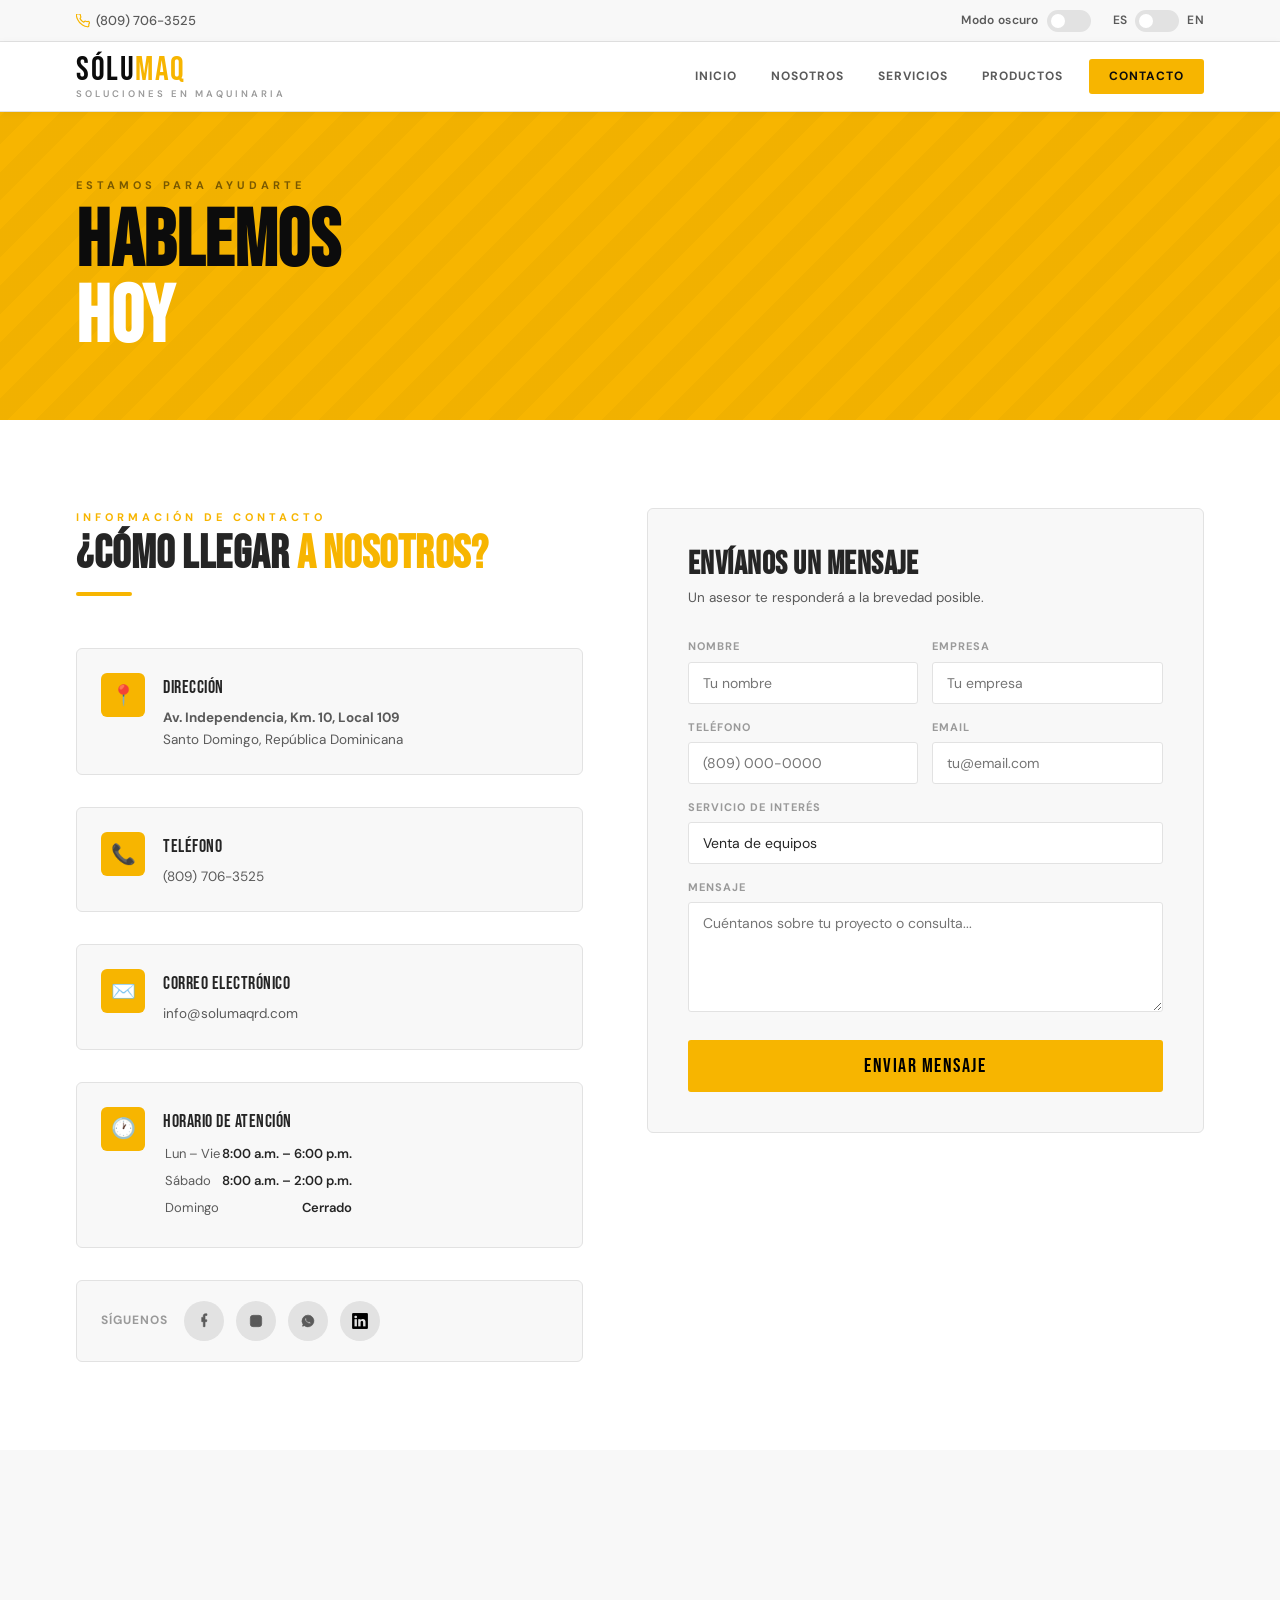
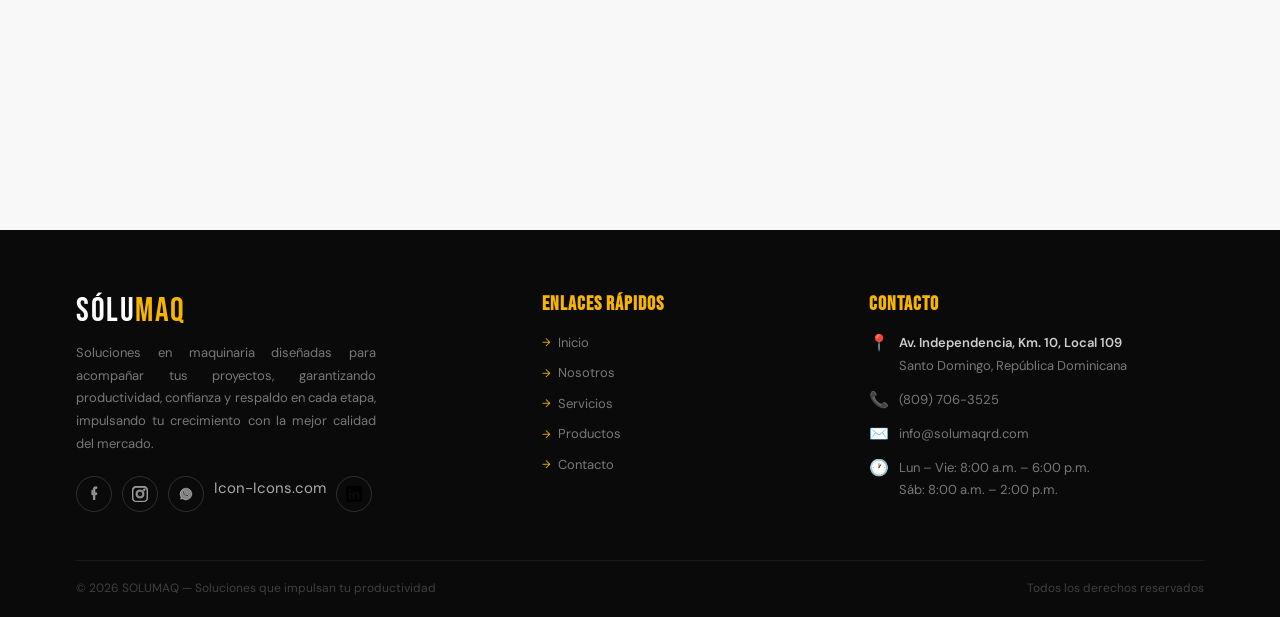
<file: contacto.html>
<!DOCTYPE html>
<html lang="es">
<head>
  <meta charset="UTF-8" />
  <meta name="viewport" content="width=device-width, initial-scale=1.0" />
  <title>Contacto — SOLUMAQ</title>
  <meta name="description" content="Contáctanos en SOLUMAQ. Estamos en Av. Independencia, Km. 10, Santo Domingo. Llámanos al (809) 706-3525 o escríbenos a info@solumaqrd.com." />
  <link rel="stylesheet" href="css/style.css" />
</head>
<body data-page="contacto">

<!-- TOP BAR -->
<div class="top-bar">
  <div class="container">
    <div class="topbar-phone">
      <svg viewBox="0 0 24 24" fill="none" stroke="currentColor" stroke-width="2" stroke-linecap="round" stroke-linejoin="round" style="width:14px;height:14px;stroke:var(--yellow)"><path d="M22 16.92v3a2 2 0 01-2.18 2 19.79 19.79 0 01-8.63-3.07A19.5 19.5 0 013.07 9.8 19.79 19.79 0 01.5 1.18 2 2 0 012.48 0h3a2 2 0 012 1.72 12.84 12.84 0 00.7 2.81 2 2 0 01-.45 2.11L6.91 7.91a16 16 0 006.18 6.18l1.27-1.27a2 2 0 012.11-.45 12.84 12.84 0 002.81.7A2 2 0 0122 16.92z"/></svg>
      <span>(809) 706-3525</span>
    </div>
    <div class="topbar-controls">
      <div class="toggle-group">
        <span data-i18n="tb-dark-label">Modo oscuro</span>
        <label class="switch"><input type="checkbox" id="darkToggle" /><span class="slider"></span></label>
      </div>
      <div class="toggle-group">
        <span data-i18n="tb-lang1">ES</span>
        <label class="switch"><input type="checkbox" id="langToggle" /><span class="slider"></span></label>
        <span data-i18n="tb-lang2">EN</span>
      </div>
    </div>
  </div>
</div>

<!-- HEADER -->
<header class="site-header">
  <div class="container">
    <a href="index.html" class="logo" aria-label="SOLUMAQ – Inicio">
      <div class="logo-mark"><span class="p1">SÓLU</span><span class="p2">MAQ</span></div>
      <div class="logo-sub" data-i18n="hdr-slogan">Soluciones en Maquinaria</div>
    </a>
    <nav class="main-nav">
      <a href="index.html"     class="nav-link" data-i18n="nav-inicio">Inicio</a>
      <a href="nosotros.html"  class="nav-link" data-i18n="nav-nosotros">Nosotros</a>
      <a href="servicios.html" class="nav-link" data-i18n="nav-servicios">Servicios</a>
      <a href="productos.html" class="nav-link" data-i18n="nav-productos">Productos</a>
      <a href="contacto.html"  class="nav-cta nav-link active" data-i18n="nav-contacto">Contacto</a>
    </nav>
    <button class="hamburger" id="hamburger" aria-label="Menú" aria-expanded="false">
      <span></span><span></span><span></span>
    </button>
  </div>
  <nav class="mobile-nav" id="mobileNav">
    <a href="index.html"     class="nav-link" data-i18n="nav-inicio">Inicio</a>
    <a href="nosotros.html"  class="nav-link" data-i18n="nav-nosotros">Nosotros</a>
    <a href="servicios.html" class="nav-link" data-i18n="nav-servicios">Servicios</a>
    <a href="productos.html" class="nav-link" data-i18n="nav-productos">Productos</a>
    <a href="contacto.html"  class="nav-cta"  data-i18n="nav-contacto">Contacto</a>
  </nav>
</header>


<!-- HERO -->
<section class="page-hero">
  <div class="container page-hero-inner">
    <p class="page-hero-eyebrow" data-i18n="ct-eyebrow">Estamos para ayudarte</p>
    <h1 class="page-hero-title" data-i18n="ct-hero-title">HABLEMOS<br><span class="wh">HOY</span></h1>
  </div>
</section>


<!-- CONTACT SECTION -->
<section class="contact-section section-pad">
  <div class="container">
    <div class="contact-layout">

      <!-- INFO -->
      <div class="contact-info">

        <div>
          <p class="eyebrow" data-i18n="ct-info-eyebrow">Información de contacto</p>
          <h2 class="section-title" data-i18n="ct-info-title">¿Cómo llegar <span class="yl">a nosotros?</span></h2>
          <div class="title-bar"></div>
        </div>

        <div class="info-block">
          <div class="info-icon">📍</div>
          <div class="info-body">
            <div class="info-label" data-i18n="ct-addr-label">Dirección</div>
            <div class="info-value">
              <strong data-i18n="ft-addr">Av. Independencia, Km. 10, Local 109</strong><br>
              <span data-i18n="ft-city">Santo Domingo, República Dominicana</span>
            </div>
          </div>
        </div>

        <div class="info-block">
          <div class="info-icon">📞</div>
          <div class="info-body">
            <div class="info-label" data-i18n="ct-phone-label">Teléfono</div>
            <div class="info-value">
              <a href="tel:+18097063525">(809) 706-3525</a>
            </div>
          </div>
        </div>

        <div class="info-block">
          <div class="info-icon">✉️</div>
          <div class="info-body">
            <div class="info-label" data-i18n="ct-email-label">Correo electrónico</div>
            <div class="info-value">
              <a href="mailto:info@solumaqrd.com">info@solumaqrd.com</a>
            </div>
          </div>
        </div>

        <div class="info-block">
          <div class="info-icon">🕐</div>
          <div class="info-body">
            <div class="info-label" data-i18n="ct-hours-label">Horario de atención</div>
            <div class="info-value">
              <table class="hours-table">
                <tr>
                  <td data-i18n="ct-hrs-week-label">Lun – Vie</td>
                  <td data-i18n="ct-hrs-week">8:00 a.m. – 6:00 p.m.</td>
                </tr>
                <tr>
                  <td data-i18n="ct-hrs-sat-label">Sábado</td>
                  <td data-i18n="ct-hrs-sat">8:00 a.m. – 2:00 p.m.</td>
                </tr>
                <tr>
                  <td data-i18n="ct-hrs-sun-label">Domingo</td>
                  <td data-i18n="ct-hrs-sun">Cerrado</td>
                </tr>
              </table>
            </div>
          </div>
        </div>

        <div class="social-strip">
          <span class="social-strip-label" data-i18n="ct-social-label">Síguenos</span>
          <a href="#" class="soc-btn" aria-label="Facebook">
            <svg viewBox="0 0 24 24" aria-hidden="true"><path d="M13.5 20.5V13h2.4l.4-2.7H13.5V4.9c0-.8.2-1.3 1.4-1.3h1.5V1.2c-.3 0-1.1-.1-2.1-.1-2 0-3.4 1.2-3.4 3.5v2H8.6V13h2.4v7.5h2.5Z"/></svg>
          </a>
          <a href="#" class="soc-btn" aria-label="Instagram">
            <svg viewBox="0 0 24 24" aria-hidden="true"><rect x="3.5" y="3.5" width="17" height="17" rx="4"/><circle cx="12" cy="12" r="4.2"/><circle cx="17.7" cy="6.3" r="1.1"/></svg>
          </a>
          <a href="#" class="soc-btn" aria-label="WhatsApp">
            <svg viewBox="0 0 24 24" aria-hidden="true"><path d="M12 3.2A8.8 8.8 0 0 0 4.6 17l-.8 2.8 2.9-.8A8.8 8.8 0 1 0 12 3.2Zm4.9 11.8c-.1.3-.6.6-1 .8-.4.2-1 .3-3.2-.6-2.7-1-4.4-3.5-4.5-3.7-.1-.2-.8-1.1-.8-2.1 0-1 .4-1.5.7-1.7.1-.1.2-.2.3-.2h.2c.1 0 .2 0 .3.2l.7 1.3c.1.1.1.2 0 .3l-.4.7c-.1.1-.2.2-.1.3.2.4.7 1.1 1.3 1.8.8.8 1.5 1.2 2 1.4.1.1.2.1.3 0l.7-.4c.1-.1.2-.1.3 0l1.2.7c.1.1.1.2.1.3Z"/></svg>
          </a>
          <a href="#" class="soc-btn" aria-label="LinkedIn">
            <img src="img/ImgRedes/sociallinkedin_member_70.ico" alt="" loading="lazy" />
          </a>
        </div>

      </div>

      <!-- FORM -->
      <div class="contact-form-wrap">
        <h2 class="form-title" data-i18n="ct-form-title">Envíanos un mensaje</h2>
        <p class="form-subtitle" data-i18n="ct-form-subtitle">Un asesor te responderá a la brevedad posible.</p>

        <div class="form-row">
          <div class="form-group">
            <label class="form-label" data-i18n="ct-lbl-name">Nombre</label>
            <input class="form-input" type="text" id="ct-name"
                   data-i18n-placeholder="ct-ph-name" placeholder="Tu nombre" required />
          </div>
          <div class="form-group">
            <label class="form-label" data-i18n="ct-lbl-company">Empresa</label>
            <input class="form-input" type="text" id="ct-company"
                   data-i18n-placeholder="ct-ph-company" placeholder="Tu empresa" />
          </div>
        </div>

        <div class="form-row">
          <div class="form-group">
            <label class="form-label" data-i18n="ct-lbl-phone">Teléfono</label>
            <input class="form-input" type="tel" id="ct-phone"
                   data-i18n-placeholder="ct-ph-phone" placeholder="(809) 000-0000" required />
          </div>
          <div class="form-group">
            <label class="form-label" data-i18n="ct-lbl-email">Email</label>
            <input class="form-input" type="email" id="ct-email"
                   data-i18n-placeholder="ct-ph-email" placeholder="tu@email.com" required />
          </div>
        </div>

        <div class="form-group">
          <label class="form-label" data-i18n="ct-lbl-service">Servicio de interés</label>
          <select class="form-select" id="ct-service">
            <option data-i18n="ct-opt1">Venta de equipos</option>
            <option data-i18n="ct-opt2">Renta de equipos</option>
            <option data-i18n="ct-opt3">Asistencia técnica</option>
            <option data-i18n="ct-opt4">Repuestos y filtros</option>
            <option data-i18n="ct-opt5">Financiamiento</option>
            <option data-i18n="ct-opt6">Otra consulta</option>
          </select>
        </div>

        <div class="form-group">
          <label class="form-label" data-i18n="ct-lbl-msg">Mensaje</label>
          <textarea class="form-textarea" id="ct-msg"
                    data-i18n-placeholder="ct-ph-msg"
                    placeholder="Cuéntanos sobre tu proyecto o consulta..." required></textarea>
        </div>

        <button class="form-submit" id="ct-submit" data-i18n="ct-submit">Enviar mensaje</button>
      </div>

    </div>
  </div>
</section>


<!-- MAP -->
<div class="map-band">
  <iframe
    src="https://www.google.com/maps/embed?pb=!1m18!1m12!1m3!1d3784.1234567890!2d-69.9800000!3d18.4700000!2m3!1f0!2f0!3f0!3m2!1i1024!2i768!4f13.1!3m3!1m2!1s0x8ea5617c765efbb3%3A0x9c5e3462babc22a3!2sAv.%20Independencia%2C%20Santo%20Domingo!5e0!3m2!1ses!2sdo!4v1234567890"
    allowfullscreen=""
    loading="lazy"
    referrerpolicy="no-referrer-when-downgrade"
    title="Ubicación SOLUMAQ — Av. Independencia, Santo Domingo">
  </iframe>
</div>


<!-- FOOTER -->
<footer class="site-footer">
  <div class="container">
    <div class="footer-grid">
      <div class="footer-brand">
        <div class="logo-mark"><span class="p1">SÓLU</span><span class="p2">MAQ</span></div>
        <p class="footer-desc" data-i18n="ft-desc">Soluciones en maquinaria diseñadas para acompañar tus proyectos, garantizando productividad, confianza y respaldo en cada etapa.</p>
        <div class="footer-social">
          <a href="#" class="social-btn" aria-label="Facebook">
            <svg viewBox="0 0 24 24" 
                  aria-hidden="true"><path d="M13.5 20.5V13h2.4l.4-2.7H13.5V4.9c0-.8.2-1.3 1.4-1.3h1.5V1.2c-.3 0-1.1-.1-2.1-.1-2 0-3.4 1.2-3.4 3.5v2H8.6V13h2.4v7.5h2.5Z"/></svg>
          </a>

          <a href="#" class="social-btn" aria-label="Instagram">
            <svg class="icon" viewBox="0 0 24 24">
              <path d="M12 2.163c3.204 0 3.584.012 4.85.07 1.173.055 1.965.242 2.446.432.623.243 1.068.534 1.536 1 .468.467.758.913 1 1.536.19.38.358 1.172.432 2.446.058 1.267.07 1.647.07 4.85s-.012 3.584-.07 4.85c-.055 1.173-.242 1.965-.432 2.446-.243.623-.534 1.068-1 1.536-.467.468-.913.758-1.536 1-.38.19-1.172.358-2.446.432-1.267.058-1.647.07-4.85.07s-3.584-.012-4.85-.07c-1.173-.055-1.965-.242-2.446-.432-.623-.243-1.068-.534-1.536-1-.468-.467-.758-.913-1-1.536-.19-.38-.358-1.172-.432-2.446-.058-1.267-.07-1.647-.07-4.85s.012-3.584.07-4.85c.055-1.173.242-1.965.432-2.446.243-.623.534-1.068 1-1.536.467-.468.913-.758 1.536-1 .38-.19 1.172-.358 2.446-.432 1.267-.058 1.647-.07 4.85-.07m0-2.163c-3.259 0-3.667.014-4.947.072-1.276.058-2.148.241-2.91.535-.788.305-1.455.714-2.122 1.381-.668.667-1.077 1.334-1.381 2.122-.294.762-.477 1.634-.535 2.91C.022 8.333 0 8.741 0 12c0 3.259.014 3.667.072 4.947.058 1.276.241 2.148.535 2.91.305.788.714 1.455 1.381 2.122.667.668 1.334 1.077 2.122 1.381.762.294 1.634.477 2.91.535 1.28.058 1.688.072 4.947.072s3.667-.014 4.947-.072c1.276-.058 2.148-.241 2.91-.535.788-.305 1.455-.714 2.122-1.381.668-.667 1.077-1.334 1.381-2.122.294-.762.477-1.634.535-2.91.058-1.28.072-1.688.072-4.947s-.014-3.667-.072-4.947c-.058-1.276-.241-2.148-.535-2.91-.305-.788-.714-1.455-1.381-2.122-.667-.668-1.334-1.077-2.122-1.381-.762-.294-1.634-.477-2.91-.535-1.28-.058-1.688-.072-4.947-.072zm0 5.838A6.162 6.162 0 1 0 12 18.162 6.162 6.162 0 0 0 12 5.838zm0 10.162a4 4 0 1 1 0-8 4 4 0 0 1 0 8zm6.406-11.845a1.44 1.44 0 1 1 0 2.88 1.44 1.44 0 0 1 0-2.88z"/>
            </svg>
          </a>

          <a href="#" class="social-btn" aria-label="WhatsApp" href="https://icon-icons.com/es/authors/235-simpleicon">
            <svg viewBox="0 0 24 24" aria-hidden="true"><path d="M12 3.2A8.8 8.8 0 0 0 4.6 17l-.8 2.8 2.9-.8A8.8 8.8 0 1 0 12 3.2Zm4.9 11.8c-.1.3-.6.6-1 .8-.4.2-1 .3-3.2-.6-2.7-1-4.4-3.5-4.5-3.7-.1-.2-.8-1.1-.8-2.1 0-1 .4-1.5.7-1.7.1-.1.2-.2.3-.2h.2c.1 0 .2 0 .3.2l.7 1.3c.1.1.1.2 0 .3l-.4.7c-.1.1-.2.2-.1.3.2.4.7 1.1 1.3 1.8.8.8 1.5 1.2 2 1.4.1.1.2.1.3 0l.7-.4c.1-.1.2-.1.3 0l1.2.7c.1.1.1.2.1.3Z"/></svg>
          </a>
          
          <a href="https://icon-icons.com/es/authors/235-simpleicon">Icon-Icons.com</a>

          <a href="#" class="social-btn" aria-label="LinkedIn">
            <img src="img/ImgRedes/sociallinkedin_member_70.ico" alt="" loading="lazy" />
          </a>
        </div>
      </div>
      <div class="footer-col">
        <h4 data-i18n="ft-links-title">Enlaces Rápidos</h4>
        <ul class="footer-links">
          <li><a href="index.html"     data-i18n="ft-l1">Inicio</a></li>
          <li><a href="nosotros.html"  data-i18n="ft-l2">Nosotros</a></li>
          <li><a href="servicios.html" data-i18n="ft-l3">Servicios</a></li>
          <li><a href="productos.html" data-i18n="ft-l4">Productos</a></li>
          <li><a href="contacto.html"  data-i18n="ft-l5">Contacto</a></li>
        </ul>
      </div>
      <div class="footer-col">
        <h4 data-i18n="ft-contact-title">Contacto</h4>
        <div class="footer-contact-item"><span class="fi">📍</span><div><strong data-i18n="ft-addr">Av. Independencia, Km. 10, Local 109</strong><span data-i18n="ft-city">Santo Domingo, República Dominicana</span></div></div>
        <div class="footer-contact-item"><span class="fi">📞</span><a href="tel:+18097063525" style="color:inherit">(809) 706-3525</a></div>
        <div class="footer-contact-item"><span class="fi">✉️</span><a href="mailto:info@solumaqrd.com" style="color:inherit">info@solumaqrd.com</a></div>
        <div class="footer-contact-item"><span class="fi">🕐</span><div><span data-i18n="ft-hrs1">Lun – Vie: 8:00 a.m. – 6:00 p.m.</span><br><span data-i18n="ft-hrs2">Sáb: 8:00 a.m. – 2:00 p.m.</span></div></div>
      </div>
    </div>
    <div class="footer-bottom">
      <span>© <span id="yr"></span> <span data-i18n="ft-tagline">SOLUMAQ — Soluciones que impulsan tu productividad</span></span>
      <span data-i18n="ft-rights">Todos los derechos reservados</span>
    </div>
  </div>
</footer>

<script src="js/translations.js"></script>
<script src="js/darkmode.js"></script>
<script src="js/language.js"></script>
<script src="js/nav.js"></script>
<script src="js/forms.js"></script>
</body>
</html>
</file>
<file: css/style.css>
@import url('https://fonts.googleapis.com/css2?family=Bebas+Neue&family=DM+Sans:ital,wght@0,300;0,400;0,500;0,600;0,700;1,400&display=swap');

/* ══════════════════════════════════════════════════
   SOLUMAQ — Design Tokens
══════════════════════════════════════════════════ */
:root {
  --yellow:      #f7b500;
  --yellow-dk:   #d9a000;
  --black:       #0c0c0c;
  --white:       #ffffff;

  --g50:  #f8f8f8;
  --g100: #f0f0f0;
  --g200: #e2e2e2;
  --g400: #9a9a9a;
  --g600: #5a5a5a;
  --g800: #252525;

  --dk-bg:      #111111;
  --dk-surface: #1a1a1a;
  --dk-card:    #232323;
  --dk-border:  #2e2e2e;

  --ff-display: 'Bebas Neue', sans-serif;
  --ff-body:    'DM Sans', sans-serif;

  --r-sm: 3px;
  --r:    6px;
  --r-lg: 14px;

  --sh:    0 2px 12px rgba(0,0,0,.07);
  --sh-md: 0 4px 24px rgba(0,0,0,.12);
  --sh-lg: 0 10px 40px rgba(0,0,0,.18);

  --ease: .25s ease;

  --topbar-h: 42px;
  --header-h: 70px;
}

/* Dark-mode overrides */
.dark {
  --white:  #111111;
  --g50:    #1a1a1a;
  --g100:   #222222;
  --g200:   #2e2e2e;
  --g400:   #666666;
  --g600:   #aaaaaa;
  --g800:   #e8e8e8;
  --black:  #f0f0f0;
}

/* ══════════════════════════════════════════════════
   RESET
══════════════════════════════════════════════════ */
*, *::before, *::after { box-sizing: border-box; margin: 0; padding: 0; }
html { scroll-behavior: smooth; }

body {
  font-family: var(--ff-body);
  font-size: 15px;
  line-height: 1.65;
  color: var(--g800);
  background: var(--white);
  transition: background var(--ease), color var(--ease);
  -webkit-font-smoothing: antialiased;
}

img { display: block; max-width: 100%; }
a   { text-decoration: none; color: inherit; }
button { font-family: var(--ff-body); cursor: pointer; }
p  { text-align: justify; }
h1,h2,h3,h4 {
  font-family: var(--ff-display);
  line-height: 1;
  letter-spacing: .5px;
}

/* ══════════════════════════════════════════════════
   LAYOUT
══════════════════════════════════════════════════ */
.container {
  width: 100%;
  max-width: 1200px;
  margin: 0 auto;
  padding: 0 36px;
}
.section-pad { padding: 88px 0; }

/* ══════════════════════════════════════════════════
   SWITCH TOGGLE
══════════════════════════════════════════════════ */
.switch {
  position: relative;
  display: inline-block;
  width: 44px;
  height: 22px;
  flex-shrink: 0;
}
.switch input { opacity: 0; width: 0; height: 0; }
.slider {
  position: absolute;
  inset: 0;
  cursor: pointer;
  background: var(--g200);
  border-radius: 22px;
  transition: background var(--ease);
}
.slider::before {
  content: "";
  position: absolute;
  height: 14px;
  width: 14px;
  left: 4px;
  bottom: 4px;
  background: #fff;
  border-radius: 50%;
  transition: transform var(--ease);
}
input:checked + .slider            { background: var(--yellow); }
input:checked + .slider::before    { transform: translateX(22px); }

/* ══════════════════════════════════════════════════
   TOP BAR
══════════════════════════════════════════════════ */
.top-bar {
  height: var(--topbar-h);
  background: var(--g50);
  border-bottom: 1px solid var(--g200);
  transition: background var(--ease), border-color var(--ease);
}
.dark .top-bar { background: var(--dk-surface); border-color: var(--dk-border); }

.top-bar .container {
  height: 100%;
  display: flex;
  align-items: center;
  justify-content: space-between;
}
.topbar-phone {
  font-size: 13px;
  font-weight: 500;
  color: var(--g600);
  display: flex;
  align-items: center;
  gap: 6px;
}
.dark .topbar-phone { color: var(--g400); }

.topbar-controls { display: flex; align-items: center; gap: 22px; }

.toggle-group {
  display: flex;
  align-items: center;
  gap: 8px;
  font-size: 12px;
  font-weight: 600;
  color: var(--g600);
  letter-spacing: .3px;
}
.dark .toggle-group { color: var(--g400); }

/* ══════════════════════════════════════════════════
   HEADER
══════════════════════════════════════════════════ */
.site-header {
  position: sticky;
  top: 0;
  z-index: 100;
  height: var(--header-h);
  background: var(--white);
  border-bottom: 1px solid var(--g200);
  box-shadow: 0 1px 8px rgba(0,0,0,.05);
  transition: background var(--ease), border-color var(--ease);
}
.dark .site-header { background: var(--dk-bg); border-color: var(--dk-border); }

.site-header .container {
  height: 100%;
  display: flex;
  align-items: center;
  justify-content: space-between;
}

/* Logo */
.logo { display: flex; flex-direction: column; line-height: 1; }
.logo-mark {
  font-family: var(--ff-display);
  font-size: 34px;
  letter-spacing: 1.5px;
  line-height: 1;
  display: flex;
}
.logo-mark .p1 { color: var(--black);  transition: color var(--ease); }
.logo-mark .p2 { color: var(--yellow); }
.dark .logo-mark .p1 { color: #ffffff; }
.logo-sub {
  font-size: 9.5px;
  font-weight: 600;
  letter-spacing: 3px;
  text-transform: uppercase;
  color: var(--g400);
  margin-top: 3px;
}

/* Desktop nav */
.main-nav { display: flex; gap: 2px; align-items: center; }
.nav-link {
  font-size: 12px;
  font-weight: 700;
  letter-spacing: 1px;
  text-transform: uppercase;
  color: var(--g600);
  padding: 8px 16px;
  border-radius: var(--r-sm);
  position: relative;
  transition: color var(--ease);
}
.nav-link::after {
  content: "";
  position: absolute;
  bottom: 2px;
  left: 16px;
  right: 16px;
  height: 2px;
  background: var(--yellow);
  transform: scaleX(0);
  transition: transform var(--ease);
  border-radius: 2px;
}
.nav-link:hover          { color: var(--g800); }
.nav-link:hover::after,
.nav-link.active::after  { transform: scaleX(1); }
.nav-link.active         { color: var(--g800); }
.dark .nav-link          { color: var(--g400); }
.dark .nav-link:hover,
.dark .nav-link.active   { color: #ffffff; }

/* CTA nav button */
.nav-cta {
  font-size: 12px;
  font-weight: 700;
  letter-spacing: 1px;
  text-transform: uppercase;
  background: var(--yellow);
  color: var(--black) !important;
  padding: 8px 20px;
  border-radius: var(--r-sm);
  margin-left: 8px;
  transition: all var(--ease);
}
.nav-cta::after { display: none !important; }
.nav-cta:hover  { background: var(--yellow-dk); transform: translateY(-1px); }

/* Hamburger */
.hamburger {
  display: none;
  flex-direction: column;
  gap: 5px;
  cursor: pointer;
  padding: 4px;
  background: none;
  border: none;
}
.hamburger span {
  display: block;
  width: 24px;
  height: 2px;
  background: var(--g800);
  border-radius: 2px;
  transition: all var(--ease);
}
.dark .hamburger span { background: #ffffff; }
.hamburger.open span:nth-child(1) { transform: rotate(45deg) translate(5px, 5px); }
.hamburger.open span:nth-child(2) { opacity: 0; transform: scaleX(0); }
.hamburger.open span:nth-child(3) { transform: rotate(-45deg) translate(5px, -5px); }

/* Mobile nav */
.mobile-nav {
  position: fixed;
  top: calc(var(--topbar-h) + var(--header-h));
  left: 0; right: 0;
  background: var(--white);
  border-bottom: 3px solid var(--yellow);
  z-index: 99;
  flex-direction: column;
  box-shadow: var(--sh-md);
  display: none;
}
.dark .mobile-nav { background: var(--dk-surface); }
.mobile-nav.open  { display: flex; }
.mobile-nav .nav-link {
  padding: 16px 24px;
  border-radius: 0;
  border-bottom: 1px solid var(--g100);
  font-size: 13px;
}
.dark .mobile-nav .nav-link { border-color: var(--dk-border); }
.mobile-nav .nav-link::after { display: none; }
.mobile-nav .nav-link:hover  { background: var(--g50); padding-left: 36px; }
.dark .mobile-nav .nav-link:hover { background: var(--dk-card); }
.mobile-nav .nav-cta {
  margin: 16px 24px;
  text-align: center;
  border-radius: var(--r-sm);
}

/* ══════════════════════════════════════════════════
   HERO
══════════════════════════════════════════════════ */
.hero {
  background: var(--yellow);
  position: relative;
  overflow: hidden;
}
.hero::before {
  content: "";
  position: absolute;
  inset: 0;
  background: repeating-linear-gradient(
    -45deg,
    transparent 0, transparent 20px,
    rgba(0,0,0,.025) 20px, rgba(0,0,0,.025) 40px
  );
  pointer-events: none;
}
.hero-inner {
  position: relative;
  z-index: 1;
  padding: 28px 36px 0;
  max-width: 1200px;
  margin: 0 auto;
}
.hero-img-wrap {
  width: 100%;
  height: 380px;
  border-radius: var(--r-sm);
  overflow: hidden;
  box-shadow: var(--sh-lg);
}
.hero-img-wrap img {
  width: 100%;
  height: 100%;
  object-fit: cover;
}
.hero-text-band {
  background: var(--white);
  transition: background var(--ease);
}
.dark .hero-text-band { background: var(--dk-bg); }
.hero-text-inner {
  max-width: 860px;
  margin: 0 auto;
  padding: 56px 36px;
  text-align: center;
}
.hero-title {
  font-family: var(--ff-display);
  font-size: clamp(28px, 3.5vw, 44px);
  color: var(--g800);
  line-height: 1.05;
  margin-bottom: 20px;
}
.dark .hero-title { color: #fff; }
.hero-title .yl { color: var(--yellow); }
.hero-body {
  font-size: 15px;
  color: var(--g600);
  line-height: 1.75;
  max-width: 720px;
  margin: 0 auto;
}
.dark .hero-body { color: var(--g400); }
.hero-body strong { color: var(--g800); font-weight: 700; }
.dark .hero-body strong { color: #fff; }
.hero-divider {
  width: 100%;
  height: 5px;
  background: var(--yellow);
  margin: 36px 0 0;
  border-radius: 2px;
}

/* ══════════════════════════════════════════════════
   SECTION HEADINGS
══════════════════════════════════════════════════ */
.eyebrow {
  font-size: 11px;
  font-weight: 700;
  letter-spacing: 4px;
  text-transform: uppercase;
  color: var(--yellow);
  margin-bottom: 6px;
}
.section-title {
  font-family: var(--ff-display);
  font-size: clamp(28px, 4vw, 46px);
  line-height: 1;
  color: var(--g800);
  transition: color var(--ease);
}
.dark .section-title { color: #ffffff; }
.section-title .yl { color: var(--yellow); }
.title-bar {
  width: 56px;
  height: 4px;
  background: var(--yellow);
  border-radius: 2px;
  margin: 14px 0 20px;
}

/* ══════════════════════════════════════════════════
   SERVICES SECTION
══════════════════════════════════════════════════ */
.services-section {
  background: var(--g50);
  position: relative;
  overflow: hidden;
  transition: background var(--ease);
}
.dark .services-section { background: var(--dk-surface); }

.services-layout {
  display: grid;
  grid-template-columns: 320px 1fr;
  gap: 48px;
  align-items: start;
  position: relative;
  z-index: 1;
}

/* Contact form */
.contact-form-card {
  background: var(--yellow);
  border-radius: var(--r);
  padding: 28px;
  box-shadow: var(--sh-md);
  position: sticky;
  top: calc(var(--topbar-h) + var(--header-h) + 24px);
}
.contact-form-card h3 {
  font-family: var(--ff-display);
  font-size: 24px;
  letter-spacing: .5px;
  color: var(--black);
  margin-bottom: 18px;
}
.cf-input {
  width: 100%;
  padding: 10px 14px;
  border: 1.5px solid rgba(0,0,0,.15);
  border-radius: var(--r-sm);
  background: rgba(255,255,255,.7);
  font-family: var(--ff-body);
  font-size: 13.5px;
  color: #000;
  outline: none;
  transition: all var(--ease);
  margin-bottom: 10px;
  display: block;
}
.cf-input:focus {
  background: #fff;
  border-color: rgba(0,0,0,.5);
  box-shadow: 0 0 0 3px rgba(0,0,0,.08);
}
.cf-input::placeholder { color: rgba(0,0,0,.45); }
.cf-select { appearance: none; cursor: pointer; }
.cf-submit {
  width: 100%;
  background: var(--black);
  color: #fff;
  border: none;
  padding: 12px;
  border-radius: var(--r-sm);
  font-family: var(--ff-display);
  font-size: 18px;
  letter-spacing: 1px;
  transition: all var(--ease);
  margin-top: 4px;
}
.cf-submit:hover { background: #333; transform: translateY(-1px); }

/* Service cards */
.services-grid {
  display: grid;
  grid-template-columns: 1fr 1fr;
  gap: 20px;
}
.service-card {
  background: var(--white);
  border-radius: var(--r);
  overflow: hidden;
  border: 1px solid var(--g100);
  box-shadow: var(--sh);
  transition: all var(--ease);
}
.dark .service-card { background: var(--dk-card); border-color: var(--dk-border); }
.service-card:hover {
  transform: translateY(-4px);
  box-shadow: var(--sh-lg);
  border-color: var(--yellow);
}
.service-card-img {
  width: 100%;
  height: 160px;
  object-fit: cover;
  background: var(--g100);
}
.dark .service-card-img { background: var(--dk-surface); }
.service-card-label {
  padding: 12px 16px;
  font-weight: 700;
  font-size: 13.5px;
  letter-spacing: .3px;
  color: var(--g800);
  border-top: 3px solid transparent;
  transition: border-color var(--ease), color var(--ease);
}
.dark .service-card-label { color: #fff; }
.service-card:hover .service-card-label { border-color: var(--yellow); color: var(--yellow); }

/* ══════════════════════════════════════════════════
   HAMMERS SECTION
══════════════════════════════════════════════════ */
.hammers-section { background: var(--white); transition: background var(--ease); }
.dark .hammers-section { background: var(--dk-bg); }

.hammers-layout {
  display: grid;
  grid-template-columns: 1fr 1fr;
  gap: 64px;
  align-items: center;
  margin-bottom: 48px;
}
.hammers-img-wrap {
  border-radius: var(--r);
  overflow: hidden;
  height: 480px;
  box-shadow: var(--sh-lg);
}
.hammers-img-wrap img { width: 100%; height: 100%; object-fit: cover; }
.hammers-desc {
  font-size: 15px;
  color: var(--g600);
  line-height: 1.75;
  margin: 16px 0 28px;
}
.dark .hammers-desc { color: var(--g400); }

/* Brands row */
.brands-row {
  display: grid;
  grid-template-columns: repeat(4, 1fr);
  gap: 16px;
}
.brand-card {
  background: var(--g50);
  border: 1px solid var(--g200);
  border-radius: var(--r);
  height: 80px;
  display: flex;
  flex-direction: column;
  align-items: center;
  justify-content: center;
  padding: 12px;
  text-align: center;
  transition: all var(--ease);
}
.dark .brand-card { background: var(--dk-card); border-color: var(--dk-border); }
.brand-card:hover { border-color: var(--yellow); box-shadow: 0 0 0 3px rgba(247,181,0,.15); }
.brand-card .brand-logo {
  width: 100%;
  height: 100%;
  object-fit: contain;
  max-width: 140px;
  max-height: 48px;
  display: block;
}
.brand-card .bn {
  font-family: var(--ff-display);
  font-size: 20px;
  letter-spacing: 1px;
  color: var(--g800);
}
.dark .brand-card .bn { color: rgba(255,255,255,.85); }
.brand-card .bs {
  font-size: 10px;
  letter-spacing: .5px;
  color: var(--g400);
  margin-top: 3px;
}

/* ══════════════════════════════════════════════════
   FILTERS SECTION
══════════════════════════════════════════════════ */
.filters-section {
  background: var(--g50);
  transition: background var(--ease);
}
.dark .filters-section { background: var(--dk-surface); }

.filters-layout {
  display: grid;
  grid-template-columns: 1fr 1fr;
  gap: 64px;
  align-items: center;
  margin-bottom: 48px;
}
.filters-img-wrap {
  border-radius: var(--r);
  overflow: hidden;
  height: 400px;
  box-shadow: var(--sh-lg);
  order: -1;
}
.filters-img-wrap img { width: 100%; height: 100%; object-fit: cover; }

.filters-brands {
  display: grid;
  grid-template-columns: repeat(6, 1fr);
  gap: 12px;
}
.filters-brands .brand-card { height: 68px; }
.filters-brands .brand-card .bn { font-size: 15px; }

/* ══════════════════════════════════════════════════
   UTILITIES
══════════════════════════════════════════════════ */
.yl { color: var(--yellow) !important; }
.wh { color: #ffffff !important; }

/* ══════════════════════════════════════════════════
   PAGE HERO — reusable en todas las páginas internas
   (Nosotros, Servicios, Productos, Contacto)
══════════════════════════════════════════════════ */
.page-hero {
  background: var(--yellow);
  padding: 64px 0;
  position: relative;
  overflow: hidden;
}
.page-hero::before {
  content: "";
  position: absolute;
  inset: 0;
  background: repeating-linear-gradient(
    -45deg, transparent 0, transparent 20px,
    rgba(0,0,0,.025) 20px, rgba(0,0,0,.025) 40px
  );
  pointer-events: none;
}
.page-hero-inner { position: relative; z-index: 1; }
.page-hero-eyebrow {
  font-size: 11px;
  font-weight: 700;
  letter-spacing: 4px;
  text-transform: uppercase;
  color: rgba(0,0,0,.5);
  margin-bottom: 10px;
}
.page-hero-title {
  font-family: var(--ff-display);
  font-size: clamp(40px, 7vw, 80px);
  line-height: .95;
  color: var(--black);
}

/* Variante oscura — usada en Servicios */
.page-hero.is-dark { background: var(--black); }
.dark .page-hero.is-dark { background: var(--dk-surface); }
.page-hero.is-dark::after {
  content: "";
  position: absolute;
  left: 0; top: 0; bottom: 0;
  width: 6px;
  background: var(--yellow);
}
.page-hero.is-dark .page-hero-eyebrow { color: var(--yellow); }
.page-hero.is-dark .page-hero-title   { color: #ffffff; }

/* ══════════════════════════════════════════════════
   CTA BAND — banda de llamado a la acción reusable
══════════════════════════════════════════════════ */
.cta-band {
  background: var(--yellow);
  padding: 64px 0;
  text-align: center;
  position: relative;
  overflow: hidden;
}
.cta-band::before {
  content: "";
  position: absolute;
  inset: 0;
  background: repeating-linear-gradient(
    -45deg, transparent 0, transparent 20px,
    rgba(0,0,0,.025) 20px, rgba(0,0,0,.025) 40px
  );
}
.cta-band-inner { position: relative; z-index: 1; }
.cta-band h2 {
  font-family: var(--ff-display);
  font-size: clamp(32px, 5vw, 60px);
  color: var(--black);
  margin-bottom: 12px;
}
.cta-band p {
  font-size: 15px;
  color: rgba(0,0,0,.65);
  max-width: 560px;
  margin: 0 auto 28px;
}
.cta-band .btn-dark {
  display: inline-block;
  background: var(--black);
  color: #fff;
  font-family: var(--ff-display);
  font-size: 18px;
  letter-spacing: 1px;
  padding: 14px 36px;
  border-radius: var(--r-sm);
  transition: all var(--ease);
}
.cta-band .btn-dark:hover { background: #333; transform: translateY(-2px); }

/* Variante oscura — fondo negro, botón amarillo */
.cta-band.is-black { background: var(--black); }
.dark .cta-band.is-black { background: var(--dk-surface); }
.cta-band.is-black h2 { color: #ffffff; }
.cta-band.is-black h2 .yl { color: var(--yellow); }
.cta-band.is-black p  { color: rgba(255,255,255,.5); }
.cta-band.is-black .btn-yellow {
  display: inline-block;
  background: var(--yellow);
  color: #000;
  font-family: var(--ff-display);
  font-size: 18px;
  letter-spacing: 1px;
  padding: 14px 36px;
  border-radius: var(--r-sm);
  transition: all var(--ease);
}
.cta-band.is-black .btn-yellow:hover {
  background: var(--yellow-dk);
  transform: translateY(-2px);
  box-shadow: 0 8px 24px rgba(247,181,0,.3);
}

/* ══════════════════════════════════════════════════
   DATA TABLE — tablas de especificaciones técnicas
══════════════════════════════════════════════════ */
.table-wrap {
  overflow-x: auto;
  border-radius: var(--r);
  box-shadow: var(--sh-md);
  margin-top: 32px;
}
.data-table { width: 100%; border-collapse: collapse; font-size: 13px; }
.data-table thead tr { background: var(--black); }
.dark .data-table thead tr { background: var(--dk-card); }
.data-table th {
  padding: 14px 12px;
  font-family: var(--ff-display);
  font-size: 14px;
  font-weight: normal;
  letter-spacing: .5px;
  color: #fff;
  text-align: center;
  border: 1px solid rgba(255,255,255,.07);
  white-space: nowrap;
}
.dark .data-table th { border-color: var(--dk-border); color: rgba(255,255,255,.85); }
.data-table td {
  padding: 12px;
  text-align: center;
  border: 1px solid var(--g100);
  color: var(--g800);
  white-space: nowrap;
  background: var(--white);
  transition: background var(--ease);
}
.dark .data-table td { border-color: var(--dk-border); color: rgba(255,255,255,.75); background: var(--dk-card); }
.data-table tbody tr:nth-child(even) td { background: var(--g50); }
.dark .data-table tbody tr:nth-child(even) td { background: var(--dk-surface); }
.data-table tbody tr:hover td { background: rgba(247,181,0,.07); }
.data-table td:first-child {
  font-family: var(--ff-display);
  font-size: 16px;
  letter-spacing: .5px;
  color: var(--black);
  background: var(--g50) !important;
}
.dark .data-table td:first-child { color: var(--yellow); background: var(--dk-surface) !important; }

/* ══════════════════════════════════════════════════
   FOOTER
══════════════════════════════════════════════════ */
.site-footer {
  background: #0a0a0a;
  color: rgba(255,255,255,.65);
  padding: 64px 0 0;
}
.dark .site-footer { background: var(--dk-bg); }

.footer-grid {
  display: grid;
  grid-template-columns: 1.5fr 1fr 1.2fr;
  gap: 48px;
  padding-bottom: 48px;
  border-bottom: 1px solid rgba(255,255,255,.07);
}

.footer-brand .logo-mark .p1 { color: #ffffff; }
.footer-desc {
  font-size: 13px;
  line-height: 1.75;
  margin-top: 14px;
  max-width: 300px;
  color: rgba(255,255,255,.45);
}
.footer-social { display: flex; gap: 10px; margin-top: 20px; }
.social-btn {
  width: 36px; height: 36px;
  border-radius: 50%;
  border: 1px solid rgba(255,255,255,.15);
  display: flex; align-items: center; justify-content: center;
  transition: all var(--ease);
  color: rgba(255,255,255,.5);
  text-align: center;
}
.social-btn svg,
.soc-btn svg {
  width: 16px;
  height: 16px;
  display: block;
  fill: currentColor;
  stroke: currentColor;
}
.social-btn img,
.soc-btn img {
  width: 16px;
  height: 16px;
  display: block;
  object-fit: contain;
}
.social-btn:hover { background: var(--yellow); border-color: var(--yellow); color: #000; }

.footer-col h4 {
  font-family: var(--ff-display);
  font-size: 20px;
  letter-spacing: 1px;
  color: var(--yellow);
  margin-bottom: 18px;
}
.footer-links { list-style: none; display: flex; flex-direction: column; gap: 9px; }
.footer-links a {
  font-size: 13px;
  color: rgba(255,255,255,.45);
  transition: color var(--ease);
  display: flex;
  align-items: center;
  gap: 7px;
}
.footer-links a::before { content: "→"; color: var(--yellow); font-size: 11px; }
.footer-links a:hover   { color: #ffffff; }

.footer-contact-item {
  display: flex;
  align-items: flex-start;
  gap: 10px;
  font-size: 13px;
  color: rgba(255,255,255,.45);
  margin-bottom: 12px;
}
.footer-contact-item .fi {
  color: var(--yellow);
  font-size: 16px;
  flex-shrink: 0;
  line-height: 1.4;
}
.footer-contact-item strong {
  color: rgba(255,255,255,.8);
  display: block;
  font-weight: 600;
  margin-bottom: 2px;
}

.footer-bottom {
  padding: 18px 0;
  display: flex;
  align-items: center;
  justify-content: space-between;
  font-size: 12px;
  color: rgba(255,255,255,.22);
}

/* ══════════════════════════════════════════════════
   NOSOTROS — Quiénes somos / Stats / Misión-Visión-Valores
══════════════════════════════════════════════════ */
.who-section { background: var(--white); transition: background var(--ease); }
.dark .who-section { background: var(--dk-bg); }
.who-layout {
  display: grid;
  grid-template-columns: 1fr 1fr;
  gap: 64px;
  align-items: center;
}
.who-img {
  border-radius: var(--r);
  overflow: hidden;
  height: 420px;
  box-shadow: var(--sh-lg);
  position: relative;
}
.who-img img { width: 100%; height: 100%; object-fit: cover; }
.who-img::after {
  content: "";
  position: absolute;
  bottom: 0; left: 0; right: 0;
  height: 6px;
  background: var(--yellow);
}
.who-body { font-size: 15px; color: var(--g600); line-height: 1.8; }
.dark .who-body { color: var(--g400); }
.who-body p + p { margin-top: 16px; }
.who-body strong { color: var(--g800); font-weight: 700; }
.dark .who-body strong { color: #fff; }

/* Stats band */
.stats-band { background: var(--black); padding: 40px 0; transition: background var(--ease); }
.dark .stats-band { background: var(--dk-surface); }
.stats-grid { display: grid; grid-template-columns: repeat(4, 1fr); gap: 0; }
.stat-item { text-align: center; padding: 20px; border-right: 1px solid rgba(255,255,255,.08); }
.stat-item:last-child { border-right: none; }
.stat-num { font-family: var(--ff-display); font-size: 52px; line-height: 1; color: var(--yellow); }
.stat-label {
  font-size: 12px; font-weight: 600; letter-spacing: 1.5px; text-transform: uppercase;
  color: rgba(255,255,255,.45); margin-top: 6px;
}

/* Misión / Visión / Valores */
.mvv-section { background: var(--g50); transition: background var(--ease); }
.dark .mvv-section { background: var(--dk-surface); }
.mvv-grid { display: grid; grid-template-columns: 1fr 1fr; gap: 24px; }
.mvv-card { background: var(--yellow); border-radius: var(--r); padding: 40px 36px; position: relative; overflow: hidden; }
.mvv-card::before {
  content: attr(data-bg);
  position: absolute;
  top: -16px; right: 16px;
  font-family: var(--ff-display);
  font-size: 96px;
  color: rgba(0,0,0,.06);
  line-height: 1;
  pointer-events: none;
  user-select: none;
}
.mvv-card.valores { grid-column: 1 / -1; background: var(--black); color: rgba(255,255,255,.75); }
.dark .mvv-card.valores { background: var(--dk-card); }
.mvv-card h3 { font-family: var(--ff-display); font-size: 30px; letter-spacing: 1px; color: var(--black); margin-bottom: 14px; }
.mvv-card.valores h3 { color: var(--yellow); }
.mvv-card p { font-size: 14.5px; line-height: 1.75; color: rgba(0,0,0,.7); }
.mvv-card.valores p { color: rgba(255,255,255,.7); }
.mvv-card.valores strong { color: #fff; font-weight: 700; }

/* Tarjetas de valores con ícono */
.values-icons { display: grid; grid-template-columns: repeat(3, 1fr); gap: 24px; margin-top: 40px; }
.value-icon-card {
  background: var(--white); border: 1px solid var(--g200); border-radius: var(--r);
  padding: 28px 24px; text-align: center; transition: all var(--ease);
}
.dark .value-icon-card { background: var(--dk-card); border-color: var(--dk-border); }
.value-icon-card:hover { border-color: var(--yellow); box-shadow: 0 0 0 3px rgba(247,181,0,.12); transform: translateY(-3px); }
.value-icon { font-size: 36px; margin-bottom: 12px; }
.value-name { font-family: var(--ff-display); font-size: 20px; letter-spacing: .5px; color: var(--g800); margin-bottom: 8px; }
.dark .value-name { color: #fff; }
.value-desc { font-size: 13px; color: var(--g600); line-height: 1.6; }
.dark .value-desc { color: var(--g400); }

/* ══════════════════════════════════════════════════
   SERVICIOS — Detalle de cada servicio
══════════════════════════════════════════════════ */
.services-detail-section { background: var(--white); transition: background var(--ease); }
.dark .services-detail-section { background: var(--dk-bg); }

.service-detail {
  display: grid;
  grid-template-columns: 1fr 1fr;
  gap: 64px;
  align-items: center;
  padding: 72px 0;
  border-bottom: 1px solid var(--g100);
  transition: border-color var(--ease);
}
.dark .service-detail { border-color: var(--dk-border); }
.service-detail:last-child { border-bottom: none; }
.service-detail.reverse .srv-img-wrap { order: 1; }
.service-detail.reverse .srv-text     { order: 0; }

.srv-img-wrap { border-radius: var(--r); overflow: hidden; height: 360px; box-shadow: var(--sh-lg); position: relative; }
.srv-img-wrap img { width: 100%; height: 100%; object-fit: cover; }
.srv-img-wrap .srv-number {
  position: absolute; bottom: 16px; right: 16px;
  font-family: var(--ff-display); font-size: 72px; line-height: 1;
  color: rgba(255,255,255,.25); pointer-events: none; user-select: none;
}

.srv-title {
  font-family: var(--ff-display); font-size: clamp(28px, 3.5vw, 42px); line-height: 1;
  color: var(--g800); margin-bottom: 6px; transition: color var(--ease);
}
.dark .srv-title { color: #fff; }
.srv-desc { font-size: 14.5px; color: var(--g600); line-height: 1.8; margin: 16px 0 24px; }
.dark .srv-desc { color: var(--g400); }

.srv-features { list-style: none; display: flex; flex-direction: column; gap: 10px; margin-bottom: 28px; }
.srv-features li { display: flex; align-items: flex-start; gap: 10px; font-size: 13.5px; color: var(--g600); }
.dark .srv-features li { color: var(--g400); }
.srv-features li::before {
  content: "✓"; width: 20px; height: 20px; background: var(--yellow); border-radius: 50%;
  display: flex; align-items: center; justify-content: center; font-size: 11px; font-weight: 900;
  color: #000; flex-shrink: 0; margin-top: 1px;
}

.srv-cta {
  display: inline-block; background: var(--yellow); color: #000;
  font-family: var(--ff-display); font-size: 16px; letter-spacing: 1px;
  padding: 12px 28px; border-radius: var(--r-sm); transition: all var(--ease);
}
.srv-cta:hover { background: var(--yellow-dk); transform: translateY(-2px); box-shadow: 0 6px 20px rgba(247,181,0,.3); }

/* ══════════════════════════════════════════════════
   PRODUCTOS — Tabs, encabezado de categoría, tarjetas
══════════════════════════════════════════════════ */
.tabs-wrap {
  background: var(--white);
  border-bottom: 1px solid var(--g200);
  position: sticky;
  top: var(--header-h);
  z-index: 80;
  transition: background var(--ease), border-color var(--ease);
}
.dark .tabs-wrap { background: var(--dk-bg); border-color: var(--dk-border); }
.tabs-nav { display: flex; overflow-x: auto; gap: 0; scrollbar-width: none; }
.tabs-nav::-webkit-scrollbar { display: none; }
.tab-btn {
  font-family: var(--ff-display);
  font-size: 16px;
  letter-spacing: 1px;
  padding: 16px 28px;
  background: none;
  border: none;
  color: var(--g400);
  cursor: pointer;
  position: relative;
  white-space: nowrap;
  transition: color var(--ease);
}
.tab-btn::after {
  content: "";
  position: absolute;
  bottom: 0; left: 0; right: 0;
  height: 3px;
  background: var(--yellow);
  transform: scaleX(0);
  transition: transform var(--ease);
}
.tab-btn:hover { color: var(--g800); }
.dark .tab-btn:hover { color: #fff; }
.tab-btn.active { color: var(--g800); }
.dark .tab-btn.active { color: #fff; }
.tab-btn.active::after { transform: scaleX(1); }

.products-section { background: var(--g50); transition: background var(--ease); }
.dark .products-section { background: var(--dk-surface); }
.tab-panel { display: none; }
.tab-panel.active { display: block; }

.cat-header { display: grid; grid-template-columns: 1fr 1fr; gap: 48px; align-items: center; padding: 64px 0 48px; }
.cat-header-img { border-radius: var(--r); overflow: hidden; height: 320px; box-shadow: var(--sh-lg); }
.cat-header-img img { width: 100%; height: 100%; object-fit: cover; }
.cat-title {
  font-family: var(--ff-display); font-size: clamp(28px, 4vw, 48px); line-height: 1;
  color: var(--g800); margin-bottom: 8px; transition: color var(--ease);
}
.dark .cat-title { color: #fff; }
.cat-desc { font-size: 14.5px; color: var(--g600); line-height: 1.75; margin: 14px 0 0; }
.dark .cat-desc { color: var(--g400); }

/* Tarjetas de producto (catálogo) */
.products-grid { display: grid; grid-template-columns: repeat(4, 1fr); gap: 20px; padding-bottom: 64px; }
.gen-grid { grid-template-columns: repeat(3, 1fr); }

.prod-card {
  background: var(--white);
  border: 1px solid var(--g200);
  border-radius: var(--r);
  overflow: hidden;
  display: flex;
  flex-direction: column;
  transition: all var(--ease);
  box-shadow: var(--sh);
}
.dark .prod-card { background: var(--dk-card); border-color: var(--dk-border); }
.prod-card:hover { transform: translateY(-4px); box-shadow: var(--sh-lg); border-color: var(--yellow); }
.prod-card-img { width: 100%; aspect-ratio: 4/3; object-fit: cover; background: var(--g100); }
.dark .prod-card-img { background: var(--dk-surface); }
.prod-card-body { padding: 16px; flex: 1; display: flex; flex-direction: column; }
.prod-card-name { font-family: var(--ff-display); font-size: 20px; letter-spacing: .5px; color: var(--g800); margin-bottom: 12px; }
.dark .prod-card-name { color: #fff; }
.prod-specs { flex: 1; margin-bottom: 14px; }
.prod-spec-row { display: flex; justify-content: space-between; align-items: baseline; font-size: 12.5px; padding: 5px 0; border-bottom: 1px solid var(--g100); }
.dark .prod-spec-row { border-color: var(--dk-border); }
.prod-spec-row:last-child { border-bottom: none; }
.spec-k { font-weight: 700; color: var(--g400); letter-spacing: .3px; font-size: 11px; text-transform: uppercase; }
.spec-v { color: var(--g800); font-weight: 500; }
.dark .spec-v { color: rgba(255,255,255,.75); }
.prod-cta {
  width: 100%; background: var(--yellow); color: #000; border: none; padding: 10px;
  border-radius: var(--r-sm); font-family: var(--ff-display); font-size: 16px;
  letter-spacing: 1px; cursor: pointer; transition: all var(--ease);
}
.prod-cta:hover { background: var(--yellow-dk); transform: translateY(-1px); }

/* ══════════════════════════════════════════════════
   CONTACTO — Info, formulario, mapa
══════════════════════════════════════════════════ */
.contact-section { background: var(--white); transition: background var(--ease); }
.dark .contact-section { background: var(--dk-bg); }
.contact-layout { display: grid; grid-template-columns: 1fr 1.1fr; gap: 64px; align-items: start; }

.contact-info { display: flex; flex-direction: column; gap: 32px; }
.info-block {
  display: flex; align-items: flex-start; gap: 18px; padding: 24px;
  border-radius: var(--r); border: 1px solid var(--g200); background: var(--g50);
  transition: all var(--ease);
}
.dark .info-block { background: var(--dk-card); border-color: var(--dk-border); }
.info-block:hover { border-color: var(--yellow); box-shadow: 0 0 0 3px rgba(247,181,0,.1); transform: translateX(4px); }
.info-icon { width: 44px; height: 44px; background: var(--yellow); border-radius: var(--r); display: flex; align-items: center; justify-content: center; font-size: 20px; flex-shrink: 0; }
.info-label { font-family: var(--ff-display); font-size: 18px; letter-spacing: .5px; color: var(--g800); margin-bottom: 4px; transition: color var(--ease); }
.dark .info-label { color: #fff; }
.info-value { font-size: 13.5px; color: var(--g600); line-height: 1.6; }
.dark .info-value { color: var(--g400); }
.info-value a { color: var(--g600); transition: color var(--ease); }
.dark .info-value a { color: var(--g400); }
.info-value a:hover { color: var(--yellow); }

.hours-table { width: 100%; margin-top: 4px; }
.hours-table tr td { font-size: 13px; color: var(--g600); padding: 2px 0; }
.dark .hours-table tr td { color: var(--g400); }
.hours-table tr td:last-child { font-weight: 600; color: var(--g800); text-align: right; }
.dark .hours-table tr td:last-child { color: rgba(255,255,255,.8); }

.social-strip { display: flex; gap: 12px; padding: 20px 24px; border-radius: var(--r); border: 1px solid var(--g200); background: var(--g50); align-items: center; transition: all var(--ease); }
.dark .social-strip { background: var(--dk-card); border-color: var(--dk-border); }
.social-strip-label { font-size: 12px; font-weight: 700; letter-spacing: 1px; text-transform: uppercase; color: var(--g400); margin-right: 4px; }
.soc-btn { width: 40px; height: 40px; border-radius: 50%; background: var(--g200); display: flex; align-items: center; justify-content: center; color: var(--g600); transition: all var(--ease); }
.dark .soc-btn { background: var(--dk-border); color: var(--g400); }
.soc-btn:hover { background: var(--yellow); color: #000; transform: translateY(-2px); }

/* Formulario de contacto (página completa) */
.contact-form-wrap { background: var(--g50); border: 1px solid var(--g200); border-radius: var(--r); padding: 40px; transition: background var(--ease), border-color var(--ease); }
.dark .contact-form-wrap { background: var(--dk-card); border-color: var(--dk-border); }
.form-title { font-family: var(--ff-display); font-size: 32px; letter-spacing: .5px; color: var(--g800); margin-bottom: 6px; transition: color var(--ease); }
.dark .form-title { color: #fff; }
.form-subtitle { font-size: 13.5px; color: var(--g600); margin-bottom: 28px; }
.dark .form-subtitle { color: var(--g400); }
.form-row { display: grid; grid-template-columns: 1fr 1fr; gap: 14px; }
.form-group { margin-bottom: 14px; }
.form-label { display: block; font-size: 11px; font-weight: 700; letter-spacing: 1px; text-transform: uppercase; color: var(--g400); margin-bottom: 6px; }
.form-input, .form-select, .form-textarea {
  width: 100%; padding: 11px 14px; border: 1.5px solid var(--g200); border-radius: var(--r-sm);
  font-family: var(--ff-body); font-size: 14px; color: var(--g800); background: var(--white);
  transition: all var(--ease); outline: none;
}
.dark .form-input, .dark .form-select, .dark .form-textarea { background: var(--dk-surface); border-color: var(--dk-border); color: rgba(255,255,255,.85); }
.form-input:focus, .form-select:focus, .form-textarea:focus { border-color: var(--yellow); box-shadow: 0 0 0 3px rgba(247,181,0,.15); }
.form-textarea { resize: vertical; min-height: 110px; }
.form-select { appearance: none; cursor: pointer; }
.form-submit {
  width: 100%; background: var(--yellow); color: #000; border: none; padding: 14px;
  border-radius: var(--r-sm); font-family: var(--ff-display); font-size: 20px;
  letter-spacing: 1.5px; cursor: pointer; transition: all var(--ease); margin-top: 6px;
}
.form-submit:hover { background: var(--yellow-dk); transform: translateY(-2px); box-shadow: 0 6px 20px rgba(247,181,0,.35); }
.form-submit.success { background: #2e7d32; color: #fff; }

/* Mapa */
.map-band { background: var(--g50); padding: 0; transition: background var(--ease); }
.dark .map-band { background: var(--dk-surface); }
.map-band iframe { width: 100%; height: 380px; border: none; display: block; filter: grayscale(20%); }
.dark .map-band iframe { filter: grayscale(40%) invert(90%) hue-rotate(180deg); }

/* ══════════════════════════════════════════════════
   RESPONSIVE
══════════════════════════════════════════════════ */
@media (max-width: 1024px) {
  .services-layout    { grid-template-columns: 1fr; }
  .contact-form-card  { position: static; }
  .brands-row         { grid-template-columns: repeat(2,1fr); }
  .filters-brands     { grid-template-columns: repeat(3,1fr); }
  .products-grid,
  .gen-grid           { grid-template-columns: repeat(2,1fr); }
}

@media (max-width: 768px) {
  .container          { padding: 0 20px; }
  .section-pad        { padding: 56px 0; }
  .main-nav           { display: none; }
  .hamburger          { display: flex; }
  .hero-img-wrap      { height: 220px; }
  .hero-text-inner    { padding: 36px 20px; }
  .hero-inner         { padding: 20px 20px 0; }
  .services-grid      { grid-template-columns: 1fr; }
  .hammers-layout,
  .filters-layout     { grid-template-columns: 1fr; gap: 28px; }
  .hammers-img-wrap   { height: 260px; }
  .filters-img-wrap   { height: 220px; order: 0; }
  .brands-row         { grid-template-columns: repeat(2,1fr); }
  .filters-brands     { grid-template-columns: repeat(2,1fr); }
  .footer-grid        { grid-template-columns: 1fr; gap: 32px; }
  .footer-bottom      { flex-direction: column; gap: 6px; text-align: center; }
  .topbar-controls    { gap: 10px; }
  .toggle-group       { gap: 6px; }

  /* Nosotros */
  .who-layout         { grid-template-columns: 1fr; }
  .who-img            { height: 260px; }
  .stats-grid         { grid-template-columns: repeat(2, 1fr); }
  .stat-item          { border-right: none; border-bottom: 1px solid rgba(255,255,255,.08); }
  .mvv-grid           { grid-template-columns: 1fr; }
  .mvv-card.valores   { grid-column: auto; }
  .values-icons       { grid-template-columns: 1fr; }

  /* Servicios */
  .service-detail     { grid-template-columns: 1fr; gap: 28px; padding: 48px 0; }
  .service-detail.reverse .srv-img-wrap,
  .service-detail.reverse .srv-text { order: unset; }
  .srv-img-wrap       { height: 240px; }

  /* Productos */
  .cat-header         { grid-template-columns: 1fr; gap: 24px; padding: 40px 0 28px; }
  .cat-header-img     { height: 220px; }
  .products-grid      { grid-template-columns: 1fr 1fr; gap: 14px; }
  .tab-btn            { padding: 14px 18px; font-size: 14px; }

  /* Contacto */
  .contact-layout     { grid-template-columns: 1fr; gap: 36px; }
  .contact-form-wrap  { padding: 28px 20px; }
}

@media (max-width: 480px) {
  .brands-row         { grid-template-columns: 1fr 1fr; }
  .filters-brands     { grid-template-columns: 1fr 1fr; }
  .products-grid,
  .gen-grid           { grid-template-columns: 1fr; }
  .form-row           { grid-template-columns: 1fr; }
}
</file>
